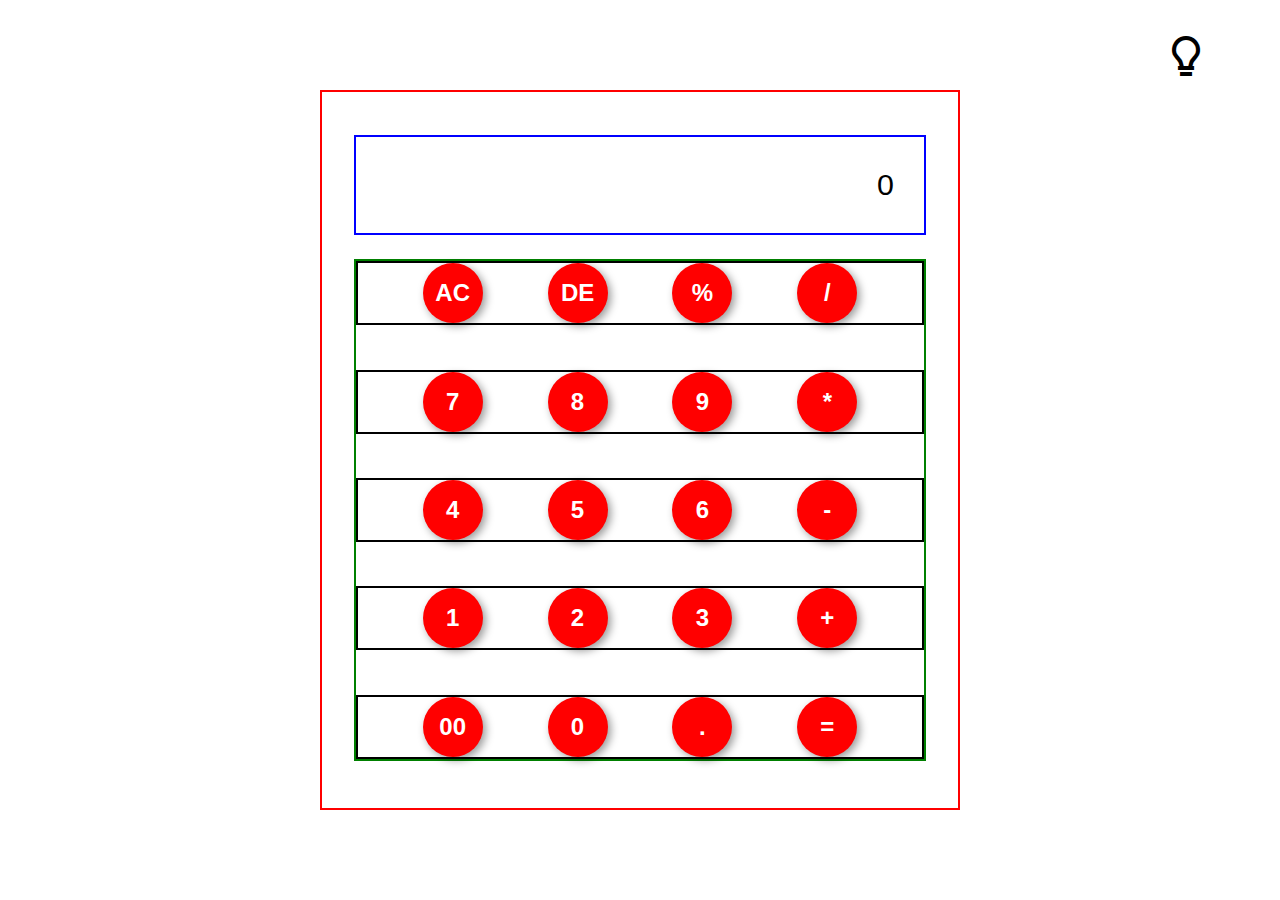
<file: Calculator/index.html>
<!DOCTYPE html>
<html lang="en">

<head>
    <meta charset="UTF-8">
    <meta name="viewport" content="width=device-width, initial-scale=1.0">
    <title>Calculator</title>
    <link rel="stylesheet" href="style.css">
    <link href='https://unpkg.com/boxicons@2.1.4/css/boxicons.min.css' rel='stylesheet'>
</head>

<body>
    <i class='bx bx-bulb' undefined></i>
    <div class="container dark light">
        <div class="display dark-mode light-mode"><p>0</p></div>
        <div class="operations">
            <div class="first-row">
                <span class="all-clear green-color light-mode grey-color">AC</span> <!--Done-->
                <span class="delete green-color light-mode grey-color">DE</span>
                <span class="percent green-color light-mode grey-color">%</span>
                <span class="divide green-color light-mode grey-color">/</span>
            </div>
            <div class="second-row">
                <span class="seven dark-mode light-mode">7</span>
                <span class="eight dark-mode light-mode">8</span>
                <span class="nine dark-mode light-mode">9</span>
                <span class="multi green-color light-mode grey-color">*</span>
            </div>
            <div class="third-row">
                <span class="four dark-mode light-mode">4</span>
                <span class="five dark-mode light-mode">5</span>
                <span class="six dark-mode light-mode">6</span>
                <span class="minus green-color light-mode grey-color">-</span>
            </div>
            <div class="fourth-row">
                <span class="one dark-mode light-mode">1</span>
                <span class="two dark-mode light-mode">2</span>
                <span class="three dark-mode light-mode">3</span>
                <span class="plus green-color light-mode grey-color">+</span>
            </div>
            <div class="fifth-row">
                <span class="double-zero dark-mode light-mode">00</span>
                <span class="zero dark-mode light-mode">0</span>
                <span class="point dark-mode light-mode">.</span>
                <span class="equals orange-light-color">=</span> <!--Not Done-->
            </div>
        </div>
    </div>

    <script src="script.js"></script>
    
</body>

</html>
</file>
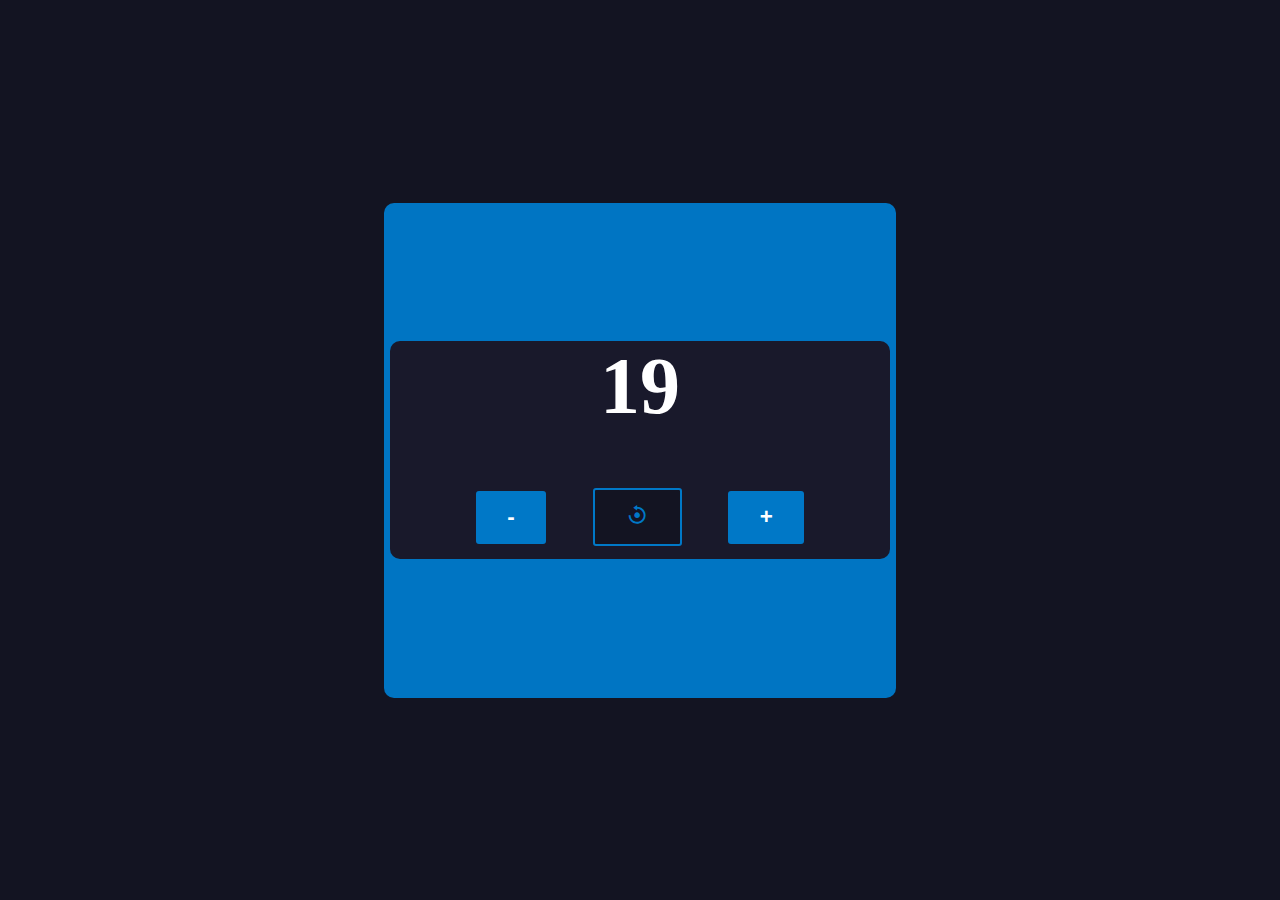
<file: Counter App/index.html>
<!DOCTYPE html>
<html lang="en">

<head>
    <meta charset="UTF-8">
    <meta name="viewport" content="width=device-width, initial-scale=1.0">
    <title>Counter App</title>
    <link rel="stylesheet" href="style.css">
    <link href='https://unpkg.com/boxicons@2.1.4/css/boxicons.min.css' rel='stylesheet'>
</head>

<body>

    <h1 class="backcard"></h1>
    <div class="container">
        <p>19</p>
        <div class="buttons">
            <button class="minus">-</button>
            <button class="reset"><i class='bx bx-reset' style='color:#0078C7'></i></button>
            <button class="plus">+</button>
        </div>
    </div>

    <script src="script.js"></script>
</body>

</html>
</file>
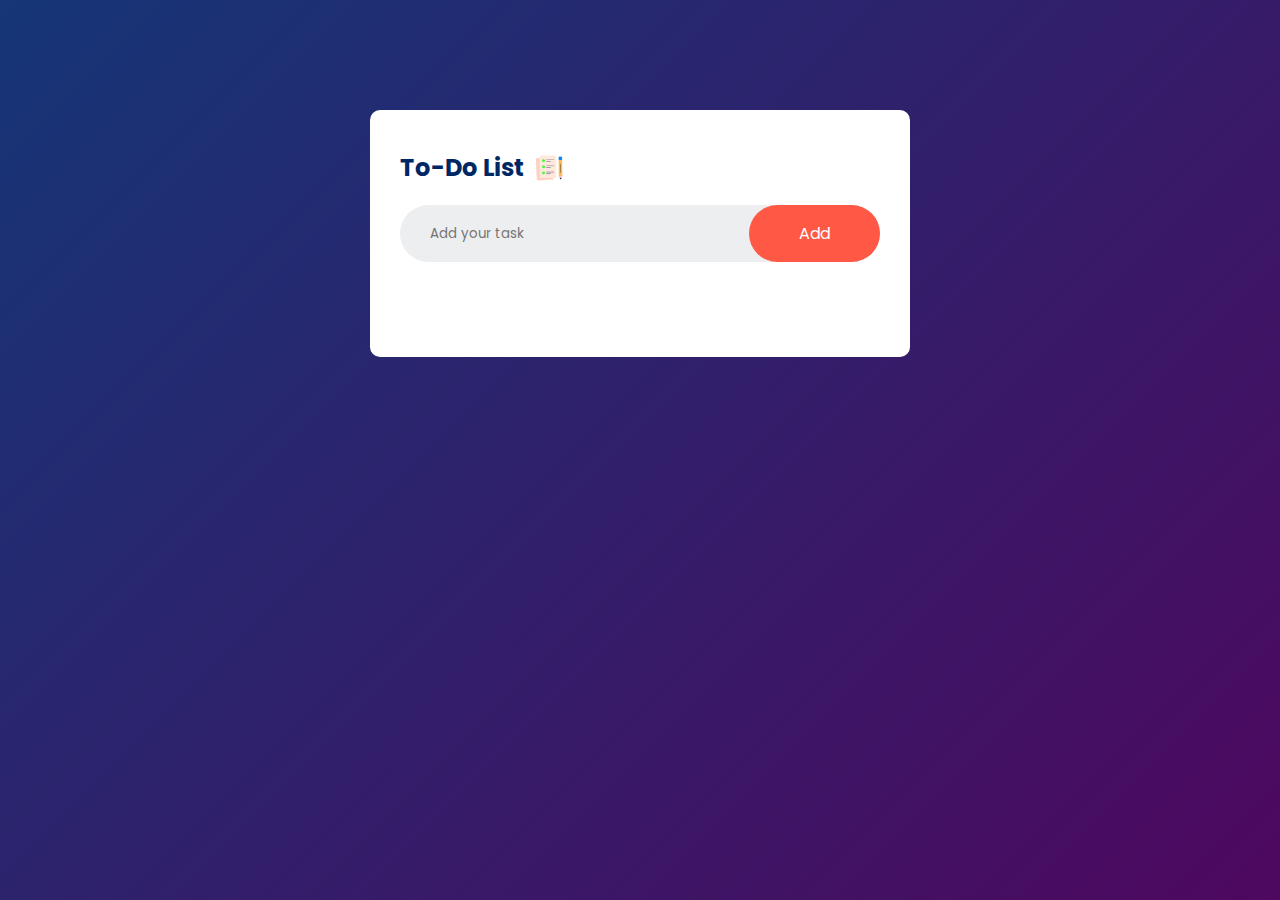
<file: To-Do App/index.html>
<!DOCTYPE html>
<html lang="en">
<head>
    <meta charset="UTF-8">
    <meta name="viewport" content="width=device-width, initial-scale=1.0">
    <title>To-Do App</title>
    <link rel="stylesheet" href="style.css">
</head>
<body>
    <div class="container">
        <div class="todo-app">
            <h2>To-Do List <img src="Images/icon.png" alt="Error loading image..."></h2>
            <div class="row">
                <input type="text" id="input-box" placeholder="Add your task">
                <button onclick="addTask()">Add</button>
            </div>
            <ul id="list-container">
                <!-- <li class="checked">Task 1</li>
                <li>Task 2</li>
                <li>Task 3</li> -->
            </ul>
        </div>
    </div>

    <script src="script.js"></script>
</body>
</html>
</file>
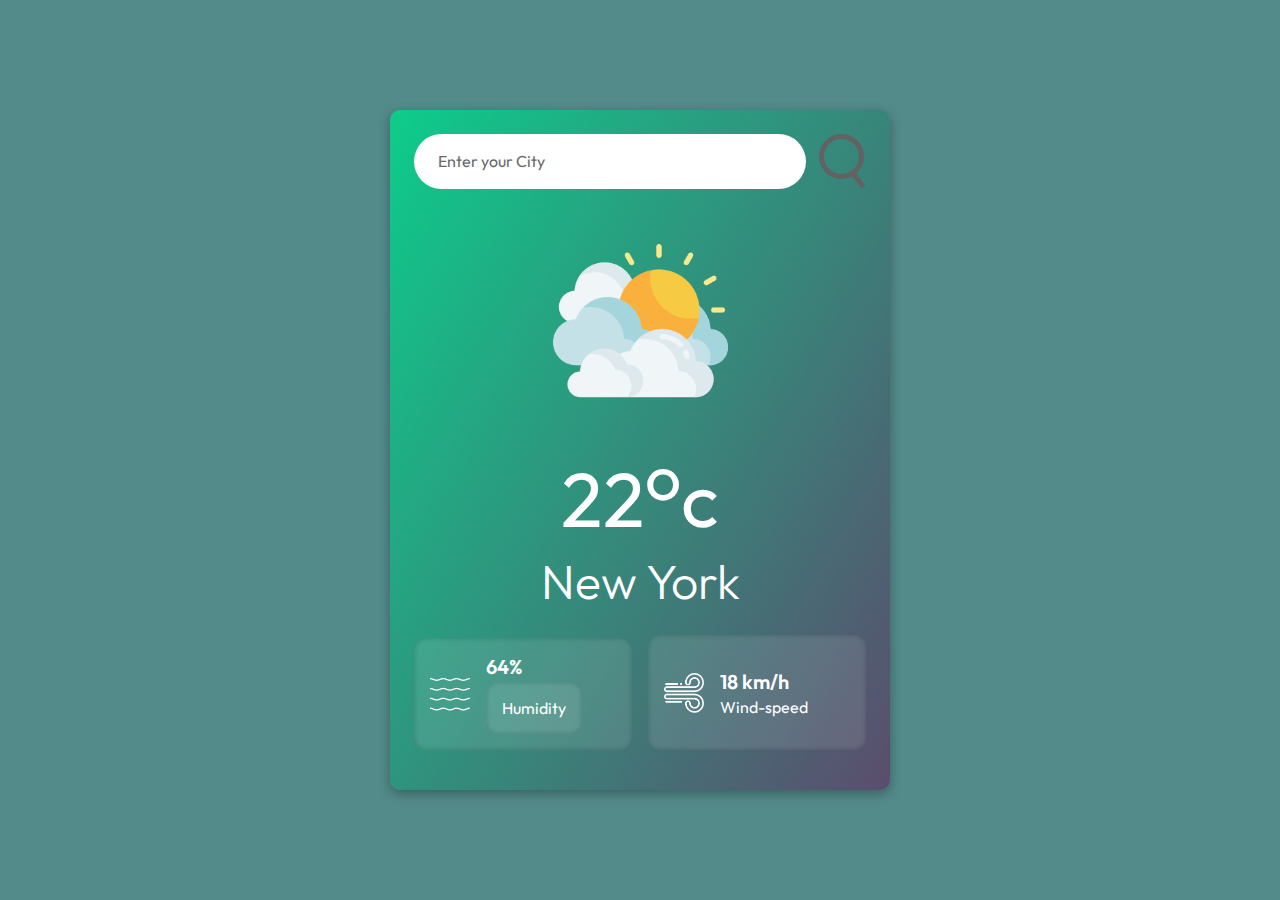
<file: Weather-App/index.html>
<!DOCTYPE html>
<html lang="en">
<head>
    <meta charset="UTF-8">
    <meta name="viewport" content="width=device-width, initial-scale=1.0">
    <title>Weather App</title>
    <link rel="stylesheet" href="style.css">
</head>
<body>
    <div class="container">
        <div class="inputs">
            <input type="text" class="search-bar" placeholder="Enter your City">
            <img src="Images/search.png" alt="Error loading image...">
        </div>

        <div class="temperature-city">
            <div class="weather-img">
                <img src="Images/clouds.png" alt="Error loading image...">
            </div>
            <p class="temperature">22<sup>o</sup>c</p>
            <p class="city-name">New York</p>
        </div>

        <div class="humidity-wind">
            <div class="humidity">
                <img src="Images/humidity.png" alt="Error loading image...">
                <div class="data">
                    <p class="percent">64%</p>
                    <p class="humidity">Humidity</p>
                </div>
            </div>
            <div class="wind-speed">
                <img src="Images/wind.png" alt="Error loading image...">
                <div class="data">
                    <p class="speed">18 km/h</p>
                    <p class="wind">Wind-speed</p>
                </div>
            </div>
        </div>
    </div>

    <script src="script.js"></script>
</body>
</html>
</file>
<file: Calculator/style.css>
* {
    margin: 0;
    padding: 0;
    box-sizing: border-box;
    font-family: Arial, Helvetica, sans-serif;
}

html, body {
    width: 100%;
    height: 100%;
    position: relative;
    display: flex;
    justify-content: center;
    align-items: center;
}

i {
    position: absolute;
    top: 2.5%;
    left: 90%;
    overflow-x: hidden;
    font-size: 3rem;
    padding: 0.2em;
}

i:hover {
    background-color: #fff;
    border-radius: 50%;
    box-shadow: 5px 5px 10px gray;
}

.container {
    border: 2px solid red;
    width: 50vw;
    height: 80vh;
    display: flex;
    justify-content: center;
    align-items: center;
    flex-direction: column;
    position: relative;
}

.display {
    border: 2px solid blue;
    font-size: 1.9rem;
    /* font-weight: bold; */
    text-align: end;
    position: absolute;
    top: 6%;
    width: 90%;
    padding: 1em;
}

.operations {
    border: 2px solid green;
    width: 90%;
    height: 70%;
    margin-top: 5em;
    font-size: 1.5rem;
    display: flex;
    flex-direction: column;
    justify-content: space-between;
    align-items: center;
    gap: 20px;
}

.first-row, .second-row, .third-row, .fourth-row, .fifth-row {
    border: 2px solid black;
    width: 100%;
    display: flex;
    justify-content: space-evenly;
}

span {
    background-color: red;
    color: white;
    border-radius: 50%;
    width: 60px;               /* fixed size for perfect circle */
    height: 60px;
    display: flex;             /* center horizontally & vertically */
    justify-content: center;
    align-items: center;
    box-shadow: 3px 3px 8px rgba(0, 0, 0, 0.4);
    font-weight: bold;
    cursor: pointer;
    user-select: none;         /* prevents accidental text selection */
}

span:hover {
    background-color: darkred; /* hover feedback */
}
</file>
<file: Counter App/style.css>
* {
    margin: 0;
    padding: 0;
    box-sizing: border-box;
    background: #131422;
    color: white;
}

html,
body {
    width: 100%;
    height: 100%;
    display: flex;
    justify-content: center;
    align-items: center;
    position: relative;
}

h1 {
    border: none;
    outline: none;
    border-radius: 10px;
    width: 40vw;
    height: 55vh;
    color: #131422;
    position: absolute;
    background: #0075C3;
}

.container {
    /* border: 2px solid red; */
    width: 50vw;
    max-width: 500px;
    /* height: 47%; */
    display: flex;
    flex-direction: column;
    justify-content: center;
    align-items: center;
    font-size: 5rem;
    font-weight: 600;
    gap: 20px;
    border-radius: 10px;
    z-index: 1;
}

.container,
.buttons,
p {
    background: #19192B;
}

.minus,
.plus,
.reset {
    font-size: 1.4rem;
    font-weight: 900;
    padding-left: 1.4em;
    padding-right: 1.4em;
    padding-top: 0.6em;
    padding-bottom: 0.6em;
    margin: 0.6em;
}

.minus,
.plus {
    background: #0078C7;
    border: none;
    outline: none;
    border-radius: 3px;
}

.reset {
    border: 2px solid #0078C7;
    border-radius: 3px;
}

/* Extra small screens */
@media (max-width: 480px) {
    .container {
        width: 90vw;
        font-size: clamp(1.5rem, 6vw, 3rem);
    }
}

/* Tablets */
@media (min-width: 481px) and (max-width: 768px) {
    .container {
        width: 70vw;
    }
}

/* Large screens */
@media (min-width: 1200px) {
    .container {
        width: 40vw;
    }
}
</file>
<file: To-Do App/style.css>
@import url('https://fonts.googleapis.com/css2?family=Outfit:wght@100..900&family=Poppins:ital,wght@0,100;0,200;0,300;0,400;0,500;0,600;0,700;0,800;0,900;1,100;1,200;1,300;1,400;1,500;1,600;1,700;1,800;1,900&family=Ubuntu:ital,wght@0,300;0,400;0,500;0,700;1,300;1,400;1,500;1,700&display=swap');

* {
    margin: 0;
    padding: 0;
    box-sizing: border-box;
    font-family: 'Poppins', sans-serif;
}

.container {
    width: 100%;
    min-height: 100vh;
    background: linear-gradient(135deg, #153677, #4e085f);
    padding: 10px;
}

.todo-app {
    width: 100%;
    max-width: 540px;
    background: #fff;
    margin: 100px auto 20px;
    padding: 40px 30px 70px;
    border-radius: 10px;
}

.todo-app h2 {
    color: #002765;
    display: flex;
    align-items: center;
    margin-bottom: 20px;
}

.todo-app h2 img {
    width: 30px;
    margin-left: 10px;
}

.row {
    display: flex;
    align-items: center;
    justify-content: space-between;
    background: #edeef0;
    border-radius: 30px;
    padding-left: 20px;
    margin-bottom: 25px;
}

input {
    flex: 1;
    border: none;
    outline: none;
    background: transparent;
    padding: 10px;
    font-weight: 14px;
}

button {
    border: none;
    outline: none;
    padding: 16px 50px;
    background: #ff5945;
    color: #fff;
    font-size: 16px;
    cursor: pointer;
    border-radius: 40px;
}

ul li {
    list-style: none;
    font-size: 17px;
    padding: 12px 8px 12px 50px;
    user-select: none;
    cursor: pointer;
    position: relative;
}

ul li::before {
    content: '';
    position: absolute;
    height: 28px;
    width: 28px;
    border-radius: 50%;
    background-image: url("Images/unchecked.png");
    background-size: cover;
    background-position: center;
    top: 12px;
    left: 8px;
}

ul li.checked {
    color: #555;
    text-decoration: line-through;
}

.checked::before {
    background-image: url(Images/checked.png);
}

ul li span {
    position: absolute;
    right: 0;
    top: 5px;
    width: 40px;
    height: 40px;
    font-size: 22px;
    color: #555;
    line-height: 40px;
    text-align: center;
    border-radius: 50%;
}

ul li span:hover {
    background: #edeef0;
}
</file>
<file: Weather-App/style.css>
@import url('https://fonts.googleapis.com/css2?family=Outfit:wght@100..900&family=Ubuntu:ital,wght@0,300;0,400;0,500;0,700;1,300;1,400;1,500;1,700&display=swap');

* {
    margin: 0;
    padding: 0;
    box-sizing: border-box;
    font-family: "Outfit", sans-serif;
}

html,
body {
    width: 100%;
    height: 100%;
    display: flex;
    justify-content: center;
    align-items: center;
    background-color: rgb(83, 138, 138);
    padding: 1rem;
    /* some padding for smaller screens */
}

.container {
    border-radius: 10px;
    width: 90vw;
    /* Use 90% of viewport width for fluid scaling */
    max-width: 500px;
    /* Max width on large screens */
    min-width: 320px;
    /* Minimum width for very small screens */
    height: auto;
    /* Let height adjust based on content */
    display: flex;
    flex-direction: column;
    justify-content: space-evenly;
    align-items: center;
    background: linear-gradient(120deg, #0DCC8B, #5A4D6D);
    position: relative;
    padding: 1.5rem;
    box-shadow: 0 4px 12px rgba(0, 0, 0, 0.3);
}

/* Inputs */
.inputs {
    width: 100%;
    padding: 0;
    height: auto;
    display: flex;
    justify-content: space-between;
    color: dimgray;
    margin-bottom: 1.2rem;
}

.search-bar {
    flex-grow: 1;
    /* Take up available space */
    border: none;
    outline: none;
    background: #fff;
    border-radius: 38px;
    padding: 1em 1.5em;
    margin-right: 0.8rem;
    font-size: 1rem;
    min-width: 0;
    /* Fix flexbox input shrinking issue */
}

.search-bar::placeholder {
    color: dimgray;
}

/* Search Icon */
.inputs img.search-img {
    border: 2px solid white;
    border-radius: 50%;
    width: 48px;
    height: 48px;
    padding: 0.6em;
    background: white;
    object-fit: contain;
    cursor: pointer;
    flex-shrink: 0;
}

/* Temperature and City */
.temperature-city {
    width: 100%;
    text-align: center;
    color: white;
    margin-bottom: 1.5rem;
}

.temperature {
    font-size: clamp(2.5rem, 6vw, 5rem);
    /* Scales smoothly from 2.5rem up to 5rem */
    font-weight: 400;
}

.city-name {
    font-size: clamp(1.5rem, 4vw, 3rem);
    font-weight: 300;
    margin-top: 0.3rem;
}

/* Weather Image */
.weather-img img.temperature-img {
    width: 100px;
    max-width: 100%;
    height: auto;
    margin-bottom: 1rem;
}

/* Humidity and Wind */
.humidity-wind {
    width: 100%;
    display: flex;
    justify-content: space-between;
    gap: 1rem;
    flex-wrap: wrap;
    /* Wrap on small screens */
    margin-bottom: 1rem;
}

.humidity,
.wind-speed {
    flex: 1 1 45%;
    /* Grow, shrink, and basis for responsive */
    display: flex;
    align-items: center;
    background: rgba(255 255 255 / 0.1);
    padding: 1rem;
    border-radius: 12px;
    box-shadow: inset 0 0 5px rgba(0, 0, 0, 0.2);
}

.humidity img,
.wind-speed img {
    width: 40px;
    height: 40px;
    object-fit: contain;
    margin-right: 1rem;
}

.data {
    color: white;
}

.percent,
.speed {
    font-size: 1.25rem;
    font-weight: 600;
}

.humidity,
.wind {
    font-size: 1rem;
    margin-top: 0.2rem;
}

/* Media Queries for small screens */

@media (max-width: 480px) {
    .search-bar {
        padding: 0.9em 1.2em;
        font-size: 0.9rem;
    }

    .inputs img.search-img {
        width: 40px;
        height: 40px;
        padding: 0.4em;
    }

    .temperature {
        font-size: 3.5rem;
    }

    .city-name {
        font-size: 1.8rem;
    }

    .humidity,
    .wind-speed {
        flex-basis: 100%;
        justify-content: flex-start;
    }

    .humidity img,
    .wind-speed img {
        width: 30px;
        height: 30px;
    }
}
</file>
